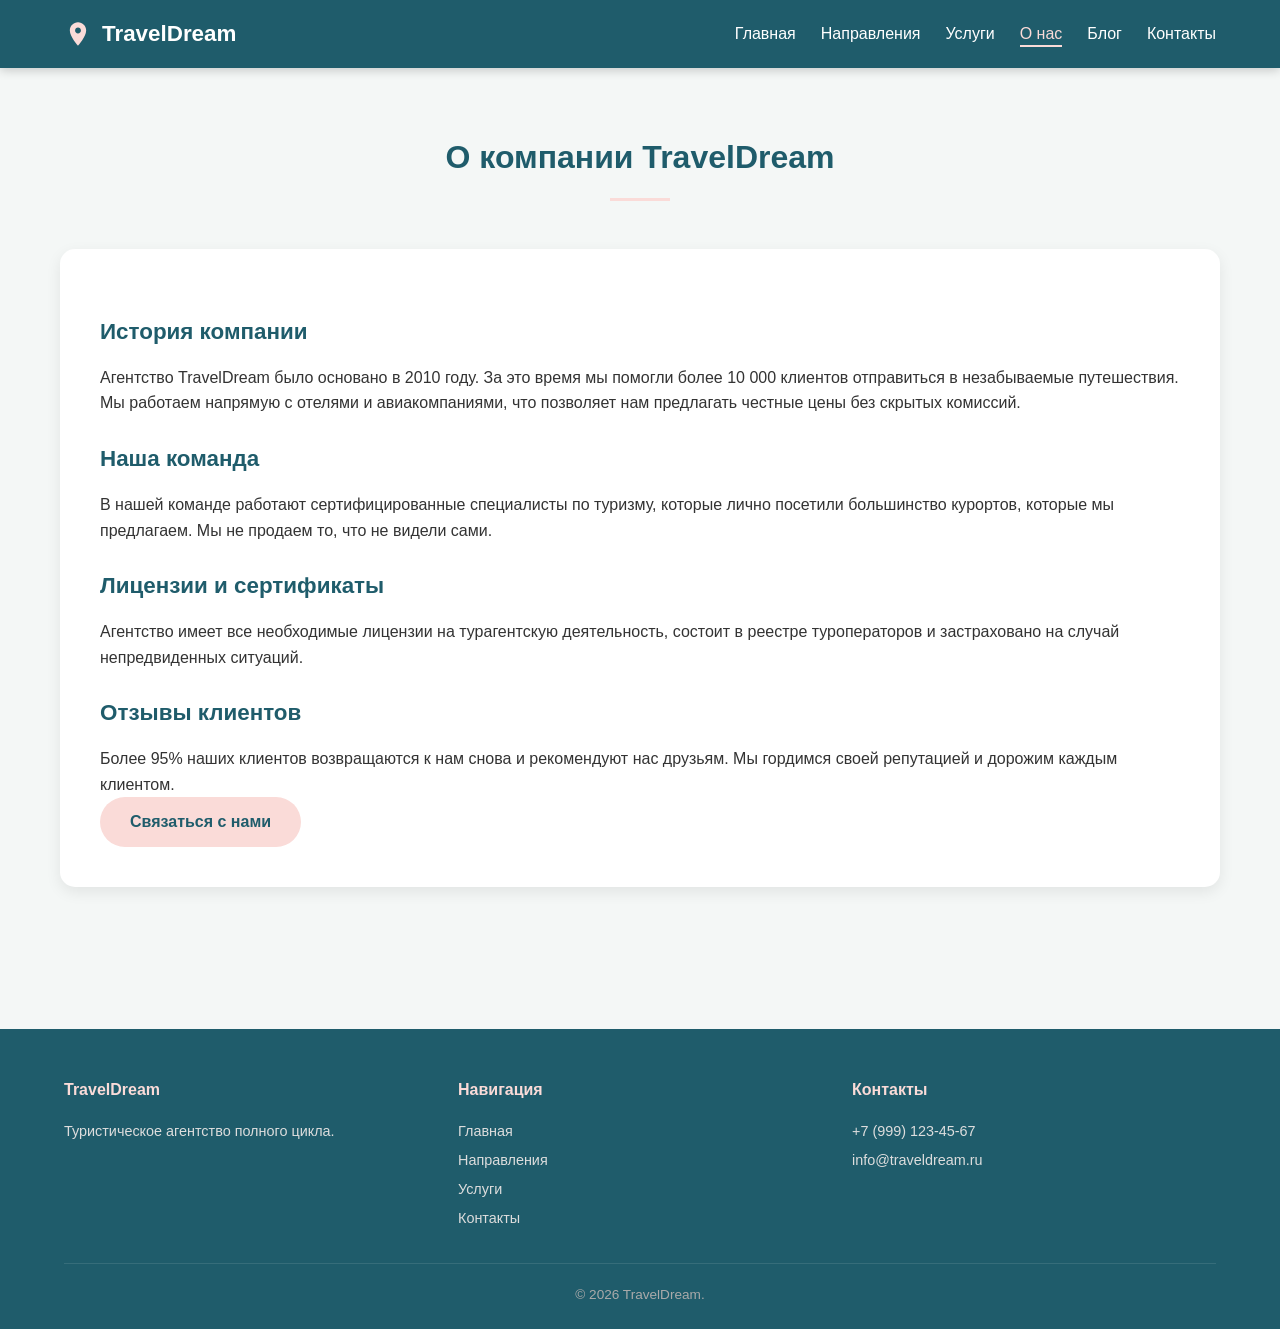
<file: about.html>
<!DOCTYPE html>
<html lang="ru">
<head>
    <meta charset="UTF-8">
    <meta name="viewport" content="width=device-width, initial-scale=1.0">
    <title>О нас - TravelDream</title>
    <link rel="stylesheet" href="css/style.css">
</head>
<body>
    <header>
        <a href="index.html" class="logo">
            <svg viewBox="0 0 24 24"><path d="M12 2C8.13 2 5 5.13 5 9c0 5.25 7 13 7 13s7-7.75 7-13c0-3.87-3.13-7-7-7zm0 9.5c-1.38 0-2.5-1.12-2.5-2.5s1.12-2.5 2.5-2.5 2.5 1.12 2.5 2.5-1.12 2.5-2.5 2.5z"/></svg>
            TravelDream
        </a>
        <nav>
            <ul>
                <li><a href="index.html">Главная</a></li>
                <li><a href="tours.html">Направления</a></li>
                <li><a href="services.html">Услуги</a></li>
                <li><a href="about.html">О нас</a></li>
                <li><a href="blog.html">Блог</a></li>
                <li><a href="contacts.html">Контакты</a></li>
            </ul>
        </nav>
    </header>

    <section class="container">
        <h2 class="section-title">О компании TravelDream</h2>
        <div class="city-info">
            <h2>История компании</h2>
            <p>Агентство TravelDream было основано в 2010 году. За это время мы помогли более 10 000 клиентов отправиться в незабываемые путешествия. Мы работаем напрямую с отелями и авиакомпаниями, что позволяет нам предлагать честные цены без скрытых комиссий.</p>

            <h2>Наша команда</h2>
            <p>В нашей команде работают сертифицированные специалисты по туризму, которые лично посетили большинство курортов, которые мы предлагаем. Мы не продаем то, что не видели сами.</p>

            <h2>Лицензии и сертификаты</h2>
            <p>Агентство имеет все необходимые лицензии на турагентскую деятельность, состоит в реестре туроператоров и застраховано на случай непредвиденных ситуаций.</p>

            <h2>Отзывы клиентов</h2>
            <p>Более 95% наших клиентов возвращаются к нам снова и рекомендуют нас друзьям. Мы гордимся своей репутацией и дорожим каждым клиентом.</p>

            <a href="contacts.html" class="btn">Связаться с нами</a>
        </div>
    </section>

    <footer>
        <div class="footer-grid">
            <div class="footer-col">
                <h4>TravelDream</h4>
                <p>Туристическое агентство полного цикла.</p>
            </div>
            <div class="footer-col">
                <h4>Навигация</h4>
                <a href="index.html">Главная</a>
                <a href="tours.html">Направления</a>
                <a href="services.html">Услуги</a>
                <a href="contacts.html">Контакты</a>
            </div>
            <div class="footer-col">
                <h4>Контакты</h4>
                <p>+7 (999) 123-45-67</p>
                <p>info@traveldream.ru</p>
            </div>
        </div>
        <div class="copyright">&copy; 2026 TravelDream.</div>
    </footer>
    <script src="js/script.js"></script>
</body>
</html>
</file>
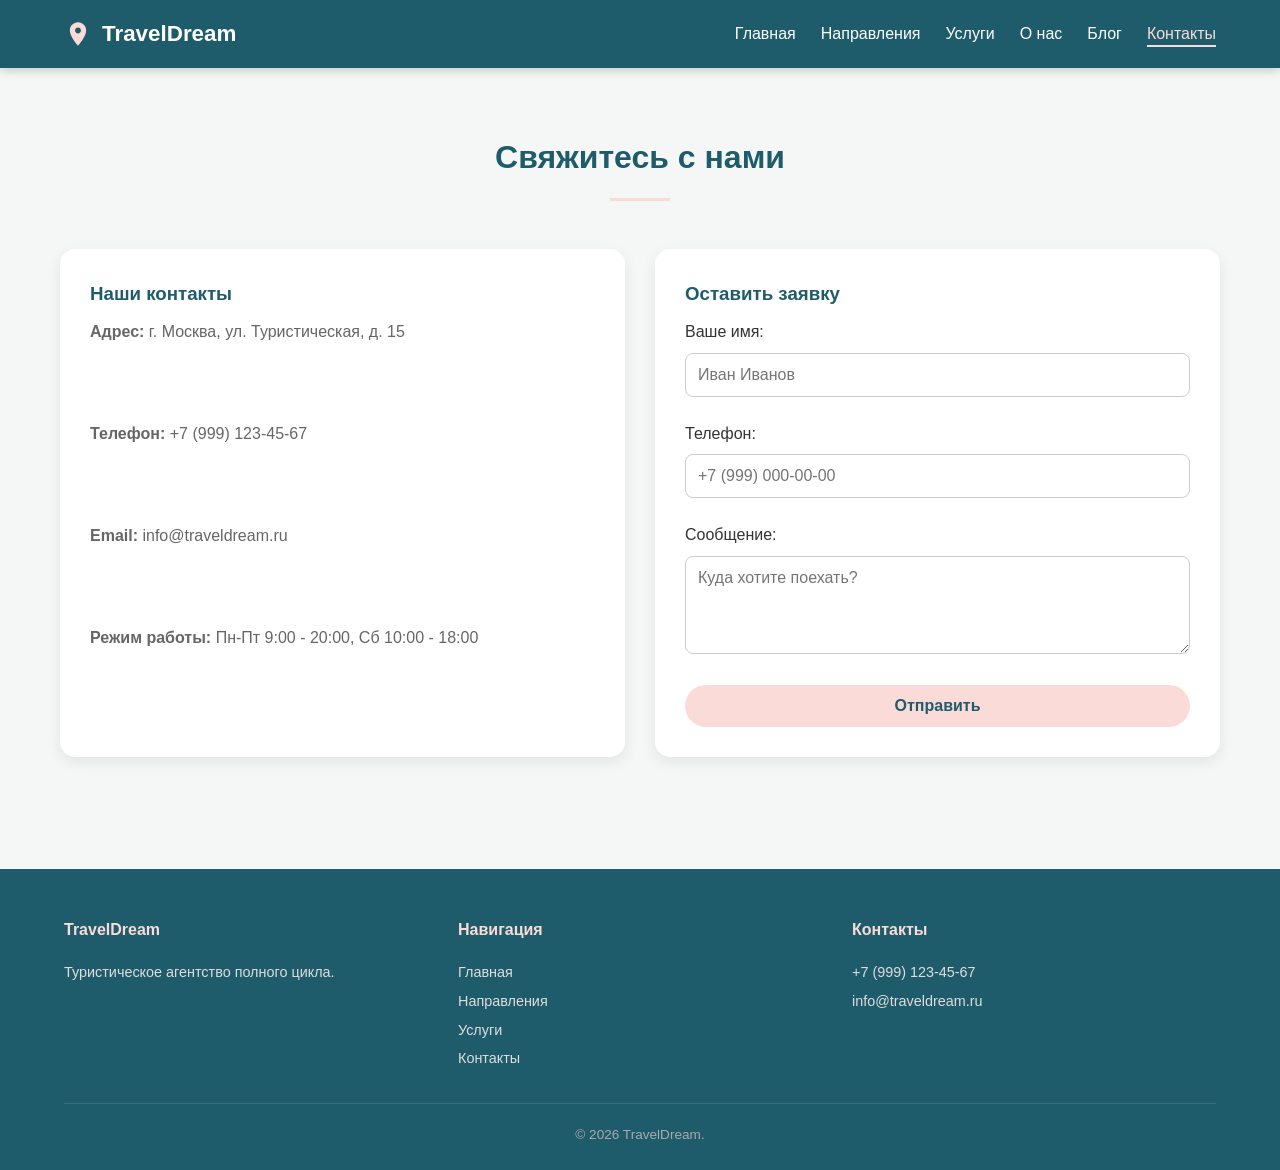
<file: contacts.html>
<!DOCTYPE html>
<html lang="ru">
<head>
    <meta charset="UTF-8">
    <meta name="viewport" content="width=device-width, initial-scale=1.0">
    <title>Контакты - TravelDream</title>
    <link rel="stylesheet" href="css/style.css">
</head>
<body>
    <header>
        <a href="index.html" class="logo">
            <svg viewBox="0 0 24 24"><path d="M12 2C8.13 2 5 5.13 5 9c0 5.25 7 13 7 13s7-7.75 7-13c0-3.87-3.13-7-7-7zm0 9.5c-1.38 0-2.5-1.12-2.5-2.5s1.12-2.5 2.5-2.5 2.5 1.12 2.5 2.5-1.12 2.5-2.5 2.5z"/></svg>
            TravelDream
        </a>
        <nav>
            <ul>
                <li><a href="index.html">Главная</a></li>
                <li><a href="tours.html">Направления</a></li>
                <li><a href="services.html">Услуги</a></li>
                <li><a href="about.html">О нас</a></li>
                <li><a href="blog.html">Блог</a></li>
                <li><a href="contacts.html">Контакты</a></li>
            </ul>
        </nav>
    </header>

    <section class="container">
        <h2 class="section-title">Свяжитесь с нами</h2>
        <div class="grid">
            <div class="card" style="padding: 30px;">
                <h3>Наши контакты</h3>
                <p><strong>Адрес:</strong> г. Москва, ул. Туристическая, д. 15</p>
                <p><strong>Телефон:</strong> +7 (999) 123-45-67</p>
                <p><strong>Email:</strong> info@traveldream.ru</p>
                <p><strong>Режим работы:</strong> Пн-Пт 9:00 - 20:00, Сб 10:00 - 18:00</p>
            </div>

            <div class="card" style="padding: 30px;">
                <h3>Оставить заявку</h3>
                <form id="feedbackForm">
                    <div class="form-group">
                        <label for="name">Ваше имя:</label>
                        <input type="text" id="name" required placeholder="Иван Иванов">
                    </div>
                    <div class="form-group">
                        <label for="phone">Телефон:</label>
                        <input type="tel" id="phone" required placeholder="+7 (999) 000-00-00">
                    </div>
                    <div class="form-group">
                        <label for="message">Сообщение:</label>
                        <textarea id="message" rows="4" placeholder="Куда хотите поехать?"></textarea>
                    </div>
                    <button type="submit" class="btn" style="width: 100%;">Отправить</button>
                </form>
                <p id="formMessage" style="margin-top: 15px; color: green; display: none;">Спасибо! Мы свяжемся с вами в ближайшее время.</p>
            </div>
        </div>
    </section>

    <footer>
        <div class="footer-grid">
            <div class="footer-col">
                <h4>TravelDream</h4>
                <p>Туристическое агентство полного цикла.</p>
            </div>
            <div class="footer-col">
                <h4>Навигация</h4>
                <a href="index.html">Главная</a>
                <a href="tours.html">Направления</a>
                <a href="services.html">Услуги</a>
                <a href="contacts.html">Контакты</a>
            </div>
            <div class="footer-col">
                <h4>Контакты</h4>
                <p>+7 (999) 123-45-67</p>
                <p>info@traveldream.ru</p>
            </div>
        </div>
        <div class="copyright">&copy; 2026 TravelDream.</div>
    </footer>
    <script src="js/script.js"></script>
</body>
</html>
</file>
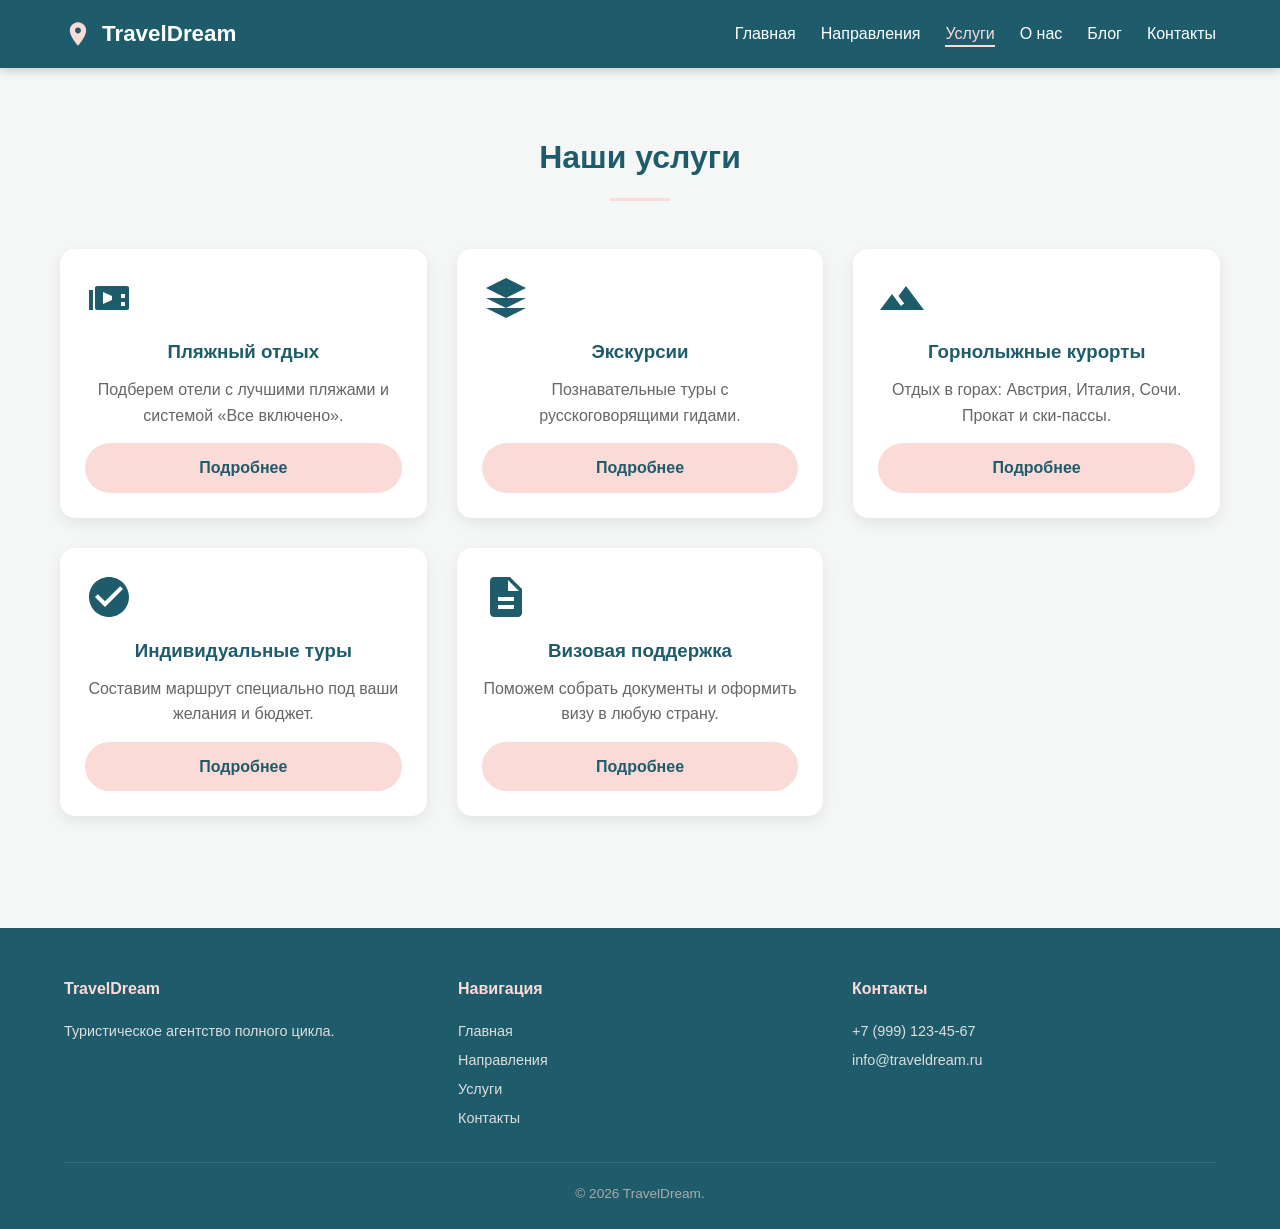
<file: services.html>
<!DOCTYPE html>
<html lang="ru">
<head>
    <meta charset="UTF-8">
    <meta name="viewport" content="width=device-width, initial-scale=1.0">
    <title>Услуги - TravelDream</title>
    <link rel="stylesheet" href="css/style.css">
</head>
<body>
    <header>
        <a href="index.html" class="logo">
            <svg viewBox="0 0 24 24"><path d="M12 2C8.13 2 5 5.13 5 9c0 5.25 7 13 7 13s7-7.75 7-13c0-3.87-3.13-7-7-7zm0 9.5c-1.38 0-2.5-1.12-2.5-2.5s1.12-2.5 2.5-2.5 2.5 1.12 2.5 2.5-1.12 2.5-2.5 2.5z"/></svg>
            TravelDream
        </a>
        <nav>
            <ul>
                <li><a href="index.html">Главная</a></li>
                <li><a href="tours.html">Направления</a></li>
                <li><a href="services.html">Услуги</a></li>
                <li><a href="about.html">О нас</a></li>
                <li><a href="blog.html">Блог</a></li>
                <li><a href="contacts.html">Контакты</a></li>
            </ul>
        </nav>
    </header>

    <section class="container">
        <h2 class="section-title">Наши услуги</h2>
        <div class="grid">
            <div class="card">
                <div class="card-content" style="text-align:center;">
                    <svg class="icon" viewBox="0 0 24 24"><path d="M6 6h15c.55 0 1 .45 1 1v10c0 .55-.45 1-1 1H6c-.55 0-1-.45-1-1V7c0-.55.45-1 1-1zm7.5 5L9 9v6l4.5-2zm4.5 5h2v-2h-2v2zm0-4h2v-2h-2v2zM2 8h2v10H2z"/></svg>
                    <h3>Пляжный отдых</h3>
                    <p>Подберем отели с лучшими пляжами и системой «Все включено».</p>
                    <a href="service-beach.html" class="btn">Подробнее</a>
                </div>
            </div>
            <div class="card">
                <div class="card-content" style="text-align:center;">
                    <svg class="icon" viewBox="0 0 24 24"><path d="M12 2L2 7l10 5 10-5-10-5zM2 17l10 5 10-5M2 12l10 5 10-5"/></svg>
                    <h3>Экскурсии</h3>
                    <p>Познавательные туры с русскоговорящими гидами.</p>
                    <a href="service-excursion.html" class="btn">Подробнее</a>
                </div>
            </div>
            <div class="card">
                <div class="card-content" style="text-align:center;">
                    <svg class="icon" viewBox="0 0 24 24"><path d="M14 6l-3.75 5 2.85 3.8-1.6 1.2C9.81 13.75 7 10 7 10l-6 8h22L14 6z"/></svg>
                    <h3>Горнолыжные курорты</h3>
                    <p>Отдых в горах: Австрия, Италия, Сочи. Прокат и ски-пассы.</p>
                    <a href="service-ski.html" class="btn">Подробнее</a>
                </div>
            </div>
            <div class="card">
                <div class="card-content" style="text-align:center;">
                    <svg class="icon" viewBox="0 0 24 24"><path d="M12 2C6.48 2 2 6.48 2 12s4.48 10 10 10 10-4.48 10-10S17.52 2 12 2zm-2 15l-5-5 1.41-1.41L10 14.17l7.59-7.59L19 8l-9 9z"/></svg>
                    <h3>Индивидуальные туры</h3>
                    <p>Составим маршрут специально под ваши желания и бюджет.</p>
                    <a href="service-custom.html" class="btn">Подробнее</a>
                </div>
            </div>
            <div class="card">
                <div class="card-content" style="text-align:center;">
                    <svg class="icon" viewBox="0 0 24 24"><path d="M14 2H6c-1.1 0-1.99.9-1.99 2L4 20c0 1.1.89 2 1.99 2H18c1.1 0 2-.9 2-2V8l-6-6zm2 16H8v-2h8v2zm0-4H8v-2h8v2zm-3-5V3.5L18.5 9H13z"/></svg>
                    <h3>Визовая поддержка</h3>
                    <p>Поможем собрать документы и оформить визу в любую страну.</p>
                    <a href="service-visa.html" class="btn">Подробнее</a>
                </div>
            </div>
        </div>
    </section>

    <footer>
        <div class="footer-grid">
            <div class="footer-col">
                <h4>TravelDream</h4>
                <p>Туристическое агентство полного цикла.</p>
            </div>
            <div class="footer-col">
                <h4>Навигация</h4>
                <a href="index.html">Главная</a>
                <a href="tours.html">Направления</a>
                <a href="services.html">Услуги</a>
                <a href="contacts.html">Контакты</a>
            </div>
            <div class="footer-col">
                <h4>Контакты</h4>
                <p>+7 (999) 123-45-67</p>
                <p>info@traveldream.ru</p>
            </div>
        </div>
        <div class="copyright">&copy; 2026 TravelDream.</div>
    </footer>
    <script src="js/script.js"></script>
</body>
</html>
</file>
<file: css/style.css>
:root {
    --primary: #1F5C6B;
    --accent: #FADBD8;
    --text: #333333;
    --bg: #f4f7f6;
    --white: #ffffff;
    --shadow: 0 5px 15px rgba(0,0,0,0.08);
    --danger: #c0392b;
}

* {
    margin: 0;
    padding: 0;
    box-sizing: border-box;
    font-family: 'Segoe UI', Tahoma, Geneva, Verdana, sans-serif;
}

body {
    background-color: var(--bg);
    color: var(--text);
    line-height: 1.6;
}

/* Шапка */
header {
    background-color: var(--primary);
    color: var(--white);
    padding: 1rem 5%;
    display: flex;
    justify-content: space-between;
    align-items: center;
    position: sticky;
    top: 0;
    z-index: 1000;
    box-shadow: 0 2px 10px rgba(0,0,0,0.2);
}

.logo {
    display: flex;
    align-items: center;
    gap: 10px;
    font-size: 1.4rem;
    font-weight: bold;
    color: var(--white);
    text-decoration: none;
}

.logo svg {
    width: 28px;
    height: 28px;
    fill: var(--accent);
}

nav ul {
    list-style: none;
    display: flex;
    gap: 25px;
}

nav a {
    color: var(--white);
    text-decoration: none;
    font-weight: 500;
    transition: color 0.3s;
    font-size: 1rem;
    padding-bottom: 3px;
    border-bottom: 2px solid transparent;
}

nav a:hover, nav a.active {
    color: var(--accent);
    border-bottom-color: var(--accent);
}

/* SVG Иконки */
.icon {
    width: 48px;
    height: 48px;
    fill: var(--primary);
    margin-bottom: 15px;
}

.icon-small {
    width: 20px;
    height: 20px;
    fill: var(--primary);
    vertical-align: middle;
    margin-right: 8px;
}

/* Баннер */
.hero {
    background: linear-gradient(rgba(31, 92, 107, 0.7), rgba(31, 92, 107, 0.7)), url('https://images.unsplash.com/photo-1507525428034-b723cf961d3e?ixlib=rb-1.2.1&auto=format&fit=crop&w=1350&q=80');
    background-size: cover;
    background-position: center;
    min-height: 60vh;
    display: flex;
    flex-direction: column;
    justify-content: center;
    align-items: center;
    text-align: center;
    color: var(--white);
    padding: 40px 20px;
}

.hero h1 {
    font-size: 3rem;
    margin-bottom: 1rem;
    text-shadow: 2px 2px 4px rgba(0,0,0,0.5);
}

.hero p {
    font-size: 1.2rem;
    margin-bottom: 2rem;
    max-width: 600px;
}

/* Кнопки */
.btn {
    background-color: var(--accent);
    color: var(--primary);
    padding: 12px 30px;
    border: none;
    border-radius: 30px;
    font-size: 1rem;
    font-weight: bold;
    cursor: pointer;
    transition: all 0.3s;
    text-decoration: none;
    display: inline-block;
    text-align: center;
}

.btn:hover {
    background-color: #f7cac9;
    transform: translateY(-2px);
    box-shadow: 0 5px 15px rgba(0,0,0,0.2);
}

.btn-outline {
    background: transparent;
    border: 2px solid var(--primary);
    color: var(--primary);
    padding: 10px 25px;
}

.btn-outline:hover {
    background: var(--primary);
    color: var(--white);
}

/* Секции */
.container {
    max-width: 1200px;
    margin: 0 auto;
    padding: 4rem 20px;
}

.section-title {
    text-align: center;
    font-size: 2rem;
    margin-bottom: 3rem;
    color: var(--primary);
    position: relative;
}

.section-title::after {
    content: '';
    display: block;
    width: 60px;
    height: 3px;
    background-color: var(--accent);
    margin: 15px auto 0;
}

/* Сетка карточек */
.grid {
    display: grid;
    grid-template-columns: repeat(auto-fit, minmax(280px, 1fr));
    gap: 30px;
}

.card {
    background: var(--white);
    border-radius: 15px;
    overflow: hidden;
    box-shadow: var(--shadow);
    transition: transform 0.3s;
    display: flex;
    flex-direction: column;
}

.card:hover {
    transform: translateY(-8px);
}

.card img {
    width: 100%;
    height: 200px;
    object-fit: cover;
}

.card-content {
    padding: 25px;
    flex-grow: 1;
    display: flex;
    flex-direction: column;
}

.card h3 {
    margin-bottom: 10px;
    color: var(--primary);
}

.card p {
    color: #666;
    margin-bottom: 15px;
    flex-grow: 1;
}

.price {
    font-weight: bold;
    color: var(--danger);
    font-size: 1.2rem;
    margin-bottom: 15px;
    display: block;
}

/* Формы */
.form-group {
    margin-bottom: 1.5rem;
}

.form-group label {
    display: block;
    margin-bottom: 0.5rem;
    font-weight: 500;
}

.form-group input, .form-group textarea, .form-group select {
    width: 100%;
    padding: 12px;
    border: 1px solid #ccc;
    border-radius: 8px;
    font-size: 1rem;
    font-family: inherit;
    background: var(--white);
}

.form-group input:focus, .form-group textarea:focus, .form-group select:focus {
    outline: none;
    border-color: var(--primary);
}

/* Статьи в блоге */
.article-card {
    display: flex;
    gap: 20px;
    background: var(--white);
    border-radius: 15px;
    padding: 20px;
    box-shadow: var(--shadow);
    margin-bottom: 20px;
    transition: transform 0.3s;
}

.article-card:hover {
    transform: translateX(5px);
}

.article-card img {
    width: 180px;
    height: 140px;
    border-radius: 10px;
    object-fit: cover;
    flex-shrink: 0;
}

.article-content {
    flex-grow: 1;
}

.article-content h3 {
    color: var(--primary);
    margin-bottom: 10px;
}

.article-content .date {
    color: #999;
    font-size: 0.85rem;
    margin-bottom: 10px;
}

.article-content a {
    color: var(--primary);
    text-decoration: none;
    font-weight: 600;
}

/* Хлебные крошки */
.breadcrumbs {
    padding: 20px 5%;
    background: var(--white);
    font-size: 0.9rem;
    color: #666;
}

.breadcrumbs a {
    color: var(--primary);
    text-decoration: none;
}

.breadcrumbs a:hover {
    text-decoration: underline;
}

/* Инфо-блок на странице города */
.city-info {
    background: var(--white);
    border-radius: 15px;
    padding: 40px;
    box-shadow: var(--shadow);
    margin-bottom: 30px;
}

.city-info h1 {
    color: var(--primary);
    margin-bottom: 20px;
    font-size: 2.2rem;
}

.city-info h2 {
    color: var(--primary);
    margin: 25px 0 15px;
    font-size: 1.4rem;
}

.city-info ul {
    margin-left: 20px;
    margin-bottom: 15px;
}

.city-info ul li {
    margin-bottom: 8px;
}

.city-info .price-tag {
    display: inline-block;
    background: var(--accent);
    color: var(--primary);
    padding: 10px 25px;
    border-radius: 30px;
    font-weight: bold;
    font-size: 1.2rem;
    margin-top: 20px;
}

/* Подвал */
footer {
    background-color: var(--primary);
    color: var(--white);
    padding: 3rem 5% 1.5rem;
    margin-top: 3rem;
}

.footer-grid {
    display: grid;
    grid-template-columns: repeat(auto-fit, minmax(200px, 1fr));
    gap: 30px;
    max-width: 1200px;
    margin: 0 auto;
}

.footer-col h4 {
    margin-bottom: 15px;
    color: var(--accent);
}

.footer-col p, .footer-col a {
    color: #ddd;
    text-decoration: none;
    font-size: 0.9rem;
    line-height: 2;
    display: block;
}

.footer-col a:hover {
    color: var(--accent);
}

.copyright {
    text-align: center;
    margin-top: 30px;
    padding-top: 20px;
    border-top: 1px solid rgba(255,255,255,0.1);
    font-size: 0.85rem;
    color: #aaa;
}

/* Адаптивность */
@media (max-width: 768px) {
    header {
        flex-direction: column;
        gap: 15px;
    }
    nav ul {
        flex-wrap: wrap;
        justify-content: center;
        gap: 15px;
    }
    .hero h1 {
        font-size: 2rem;
    }
    .article-card {
        flex-direction: column;
    }
    .article-card img {
        width: 100%;
        height: 200px;
    }
    .city-info {
        padding: 25px;
    }
}
</file>
